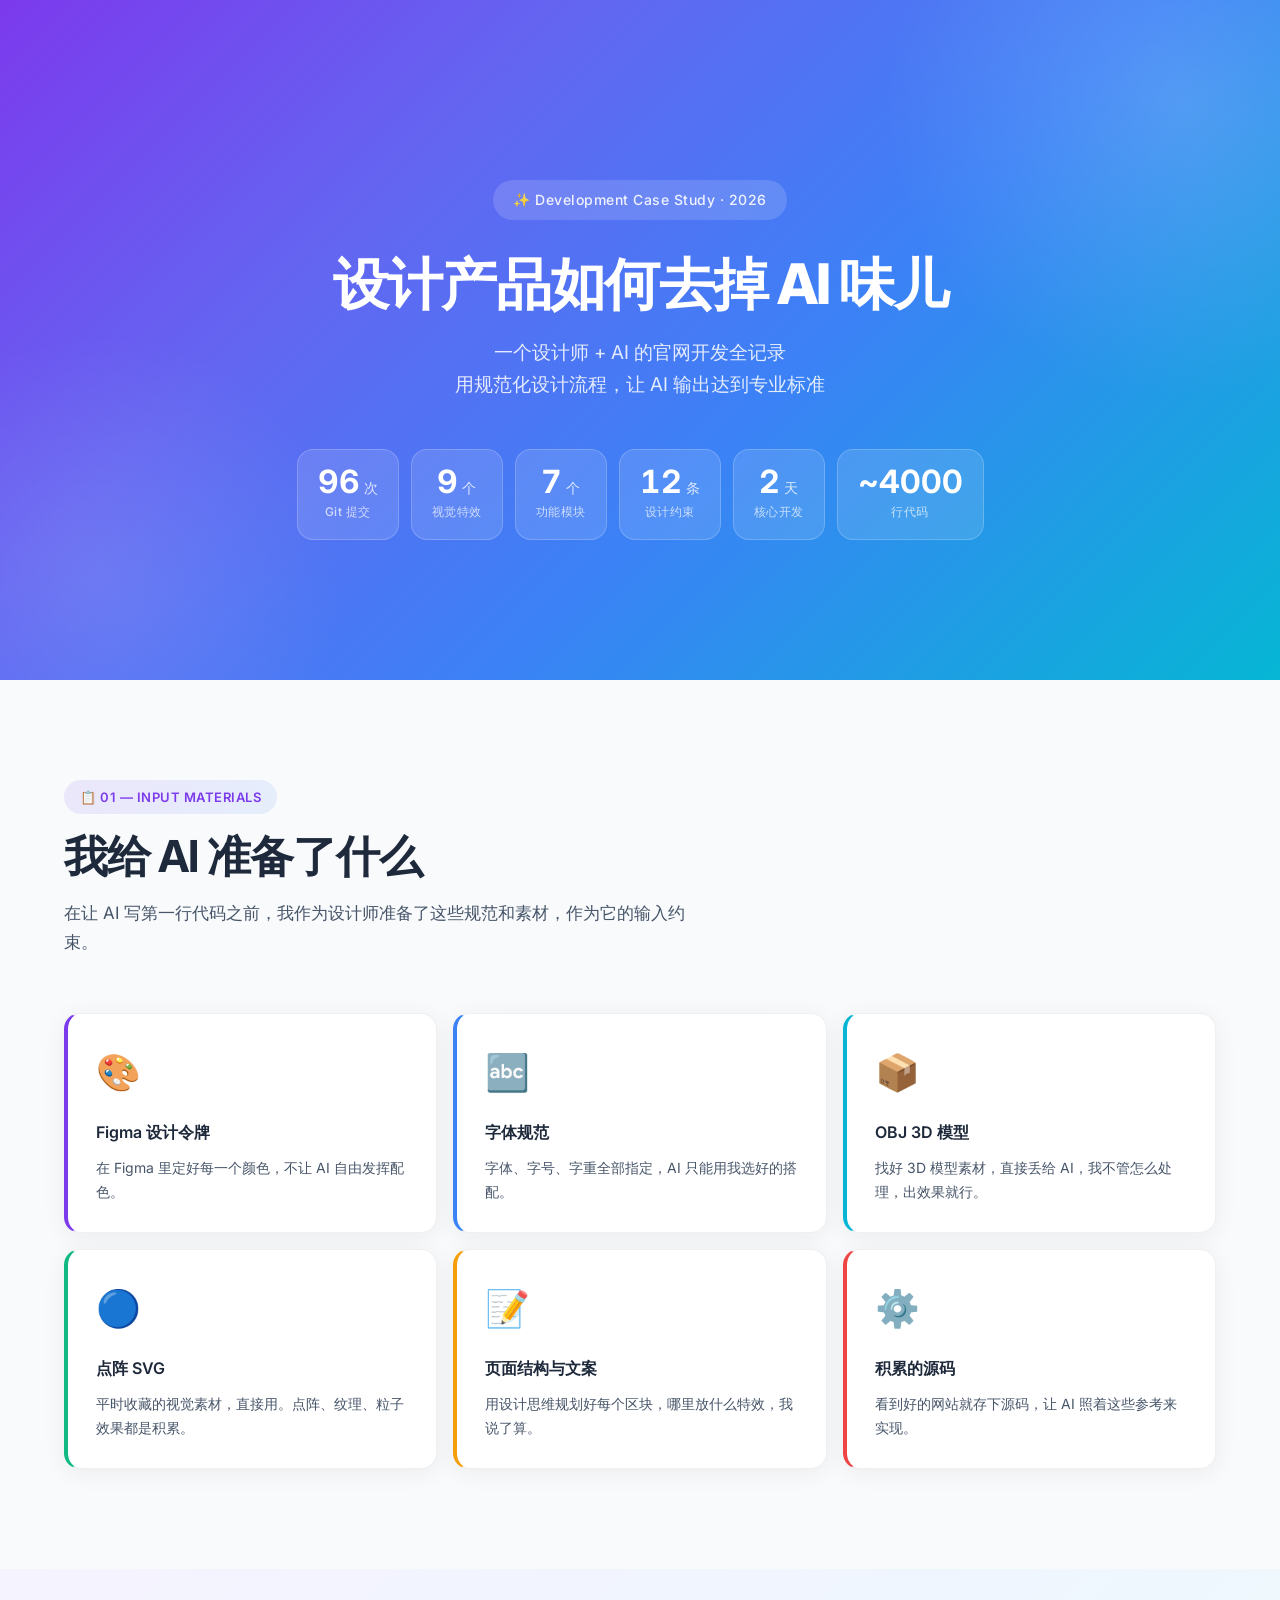
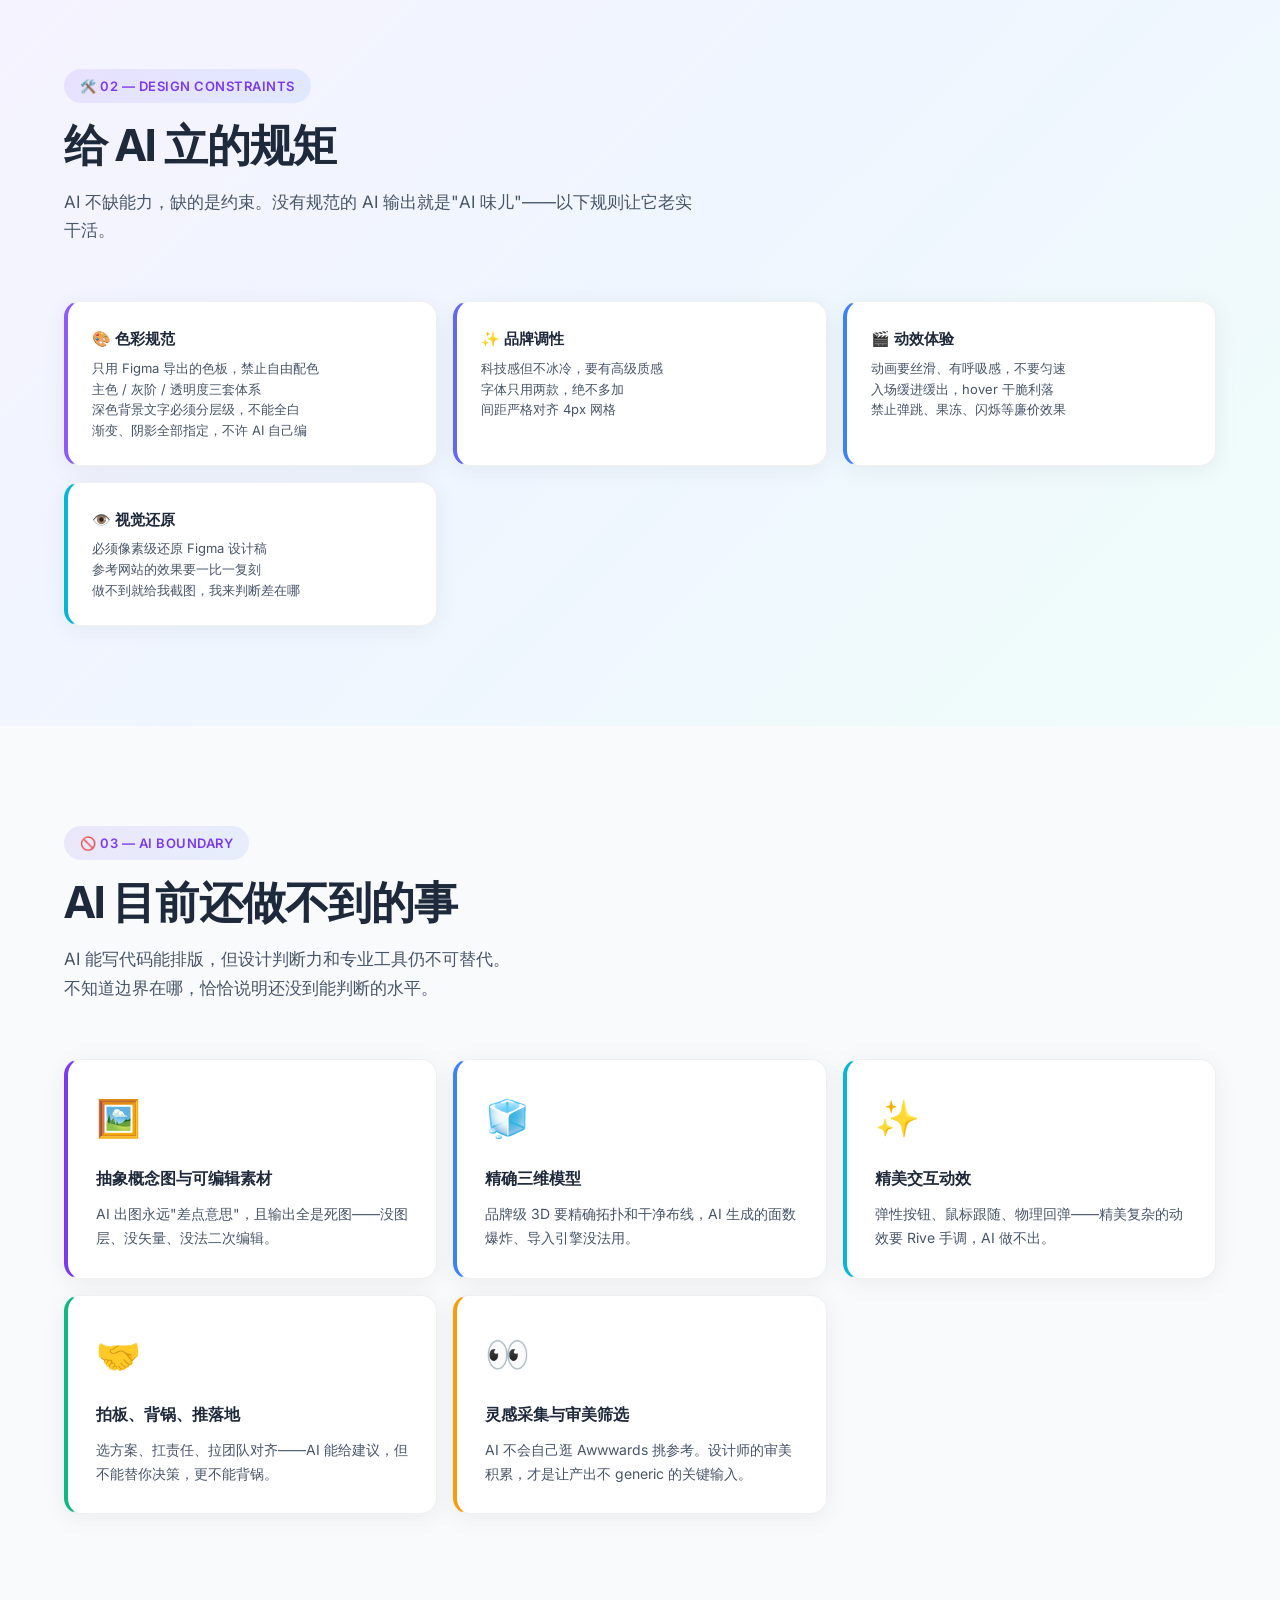
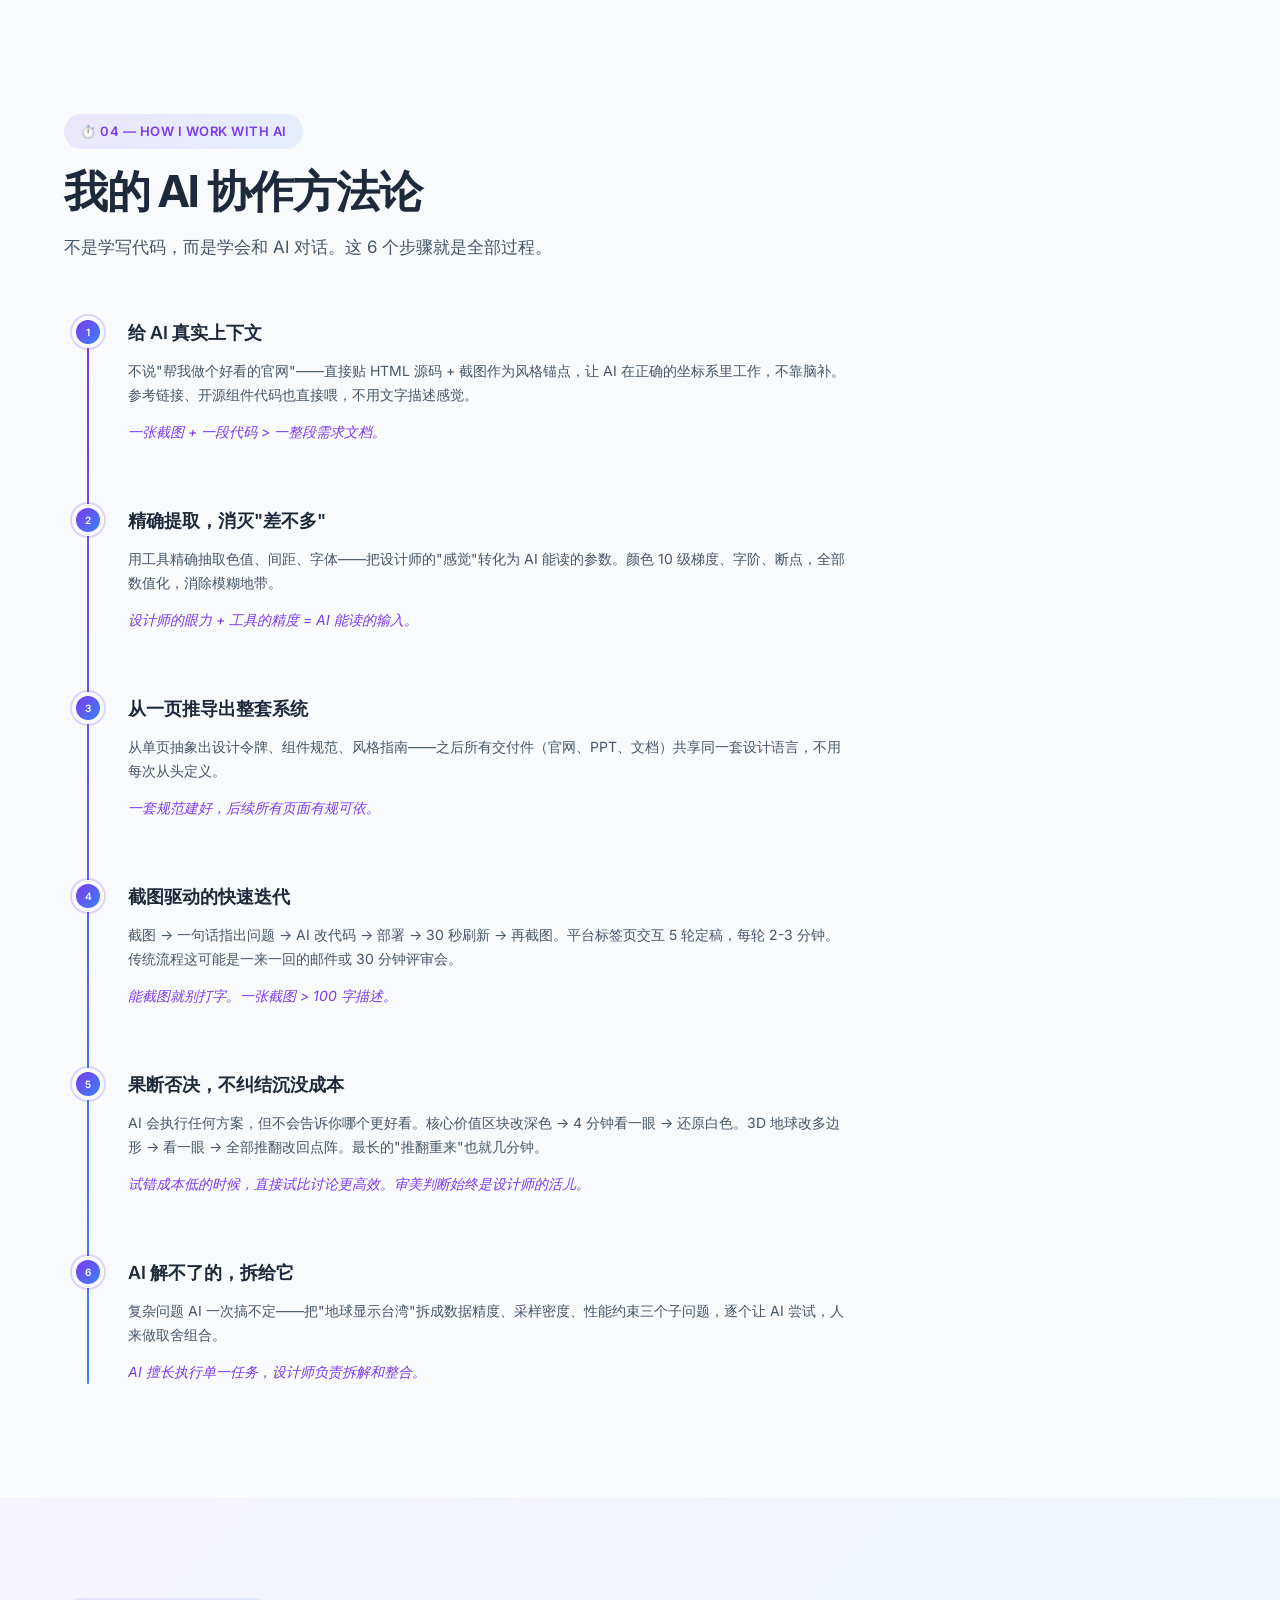
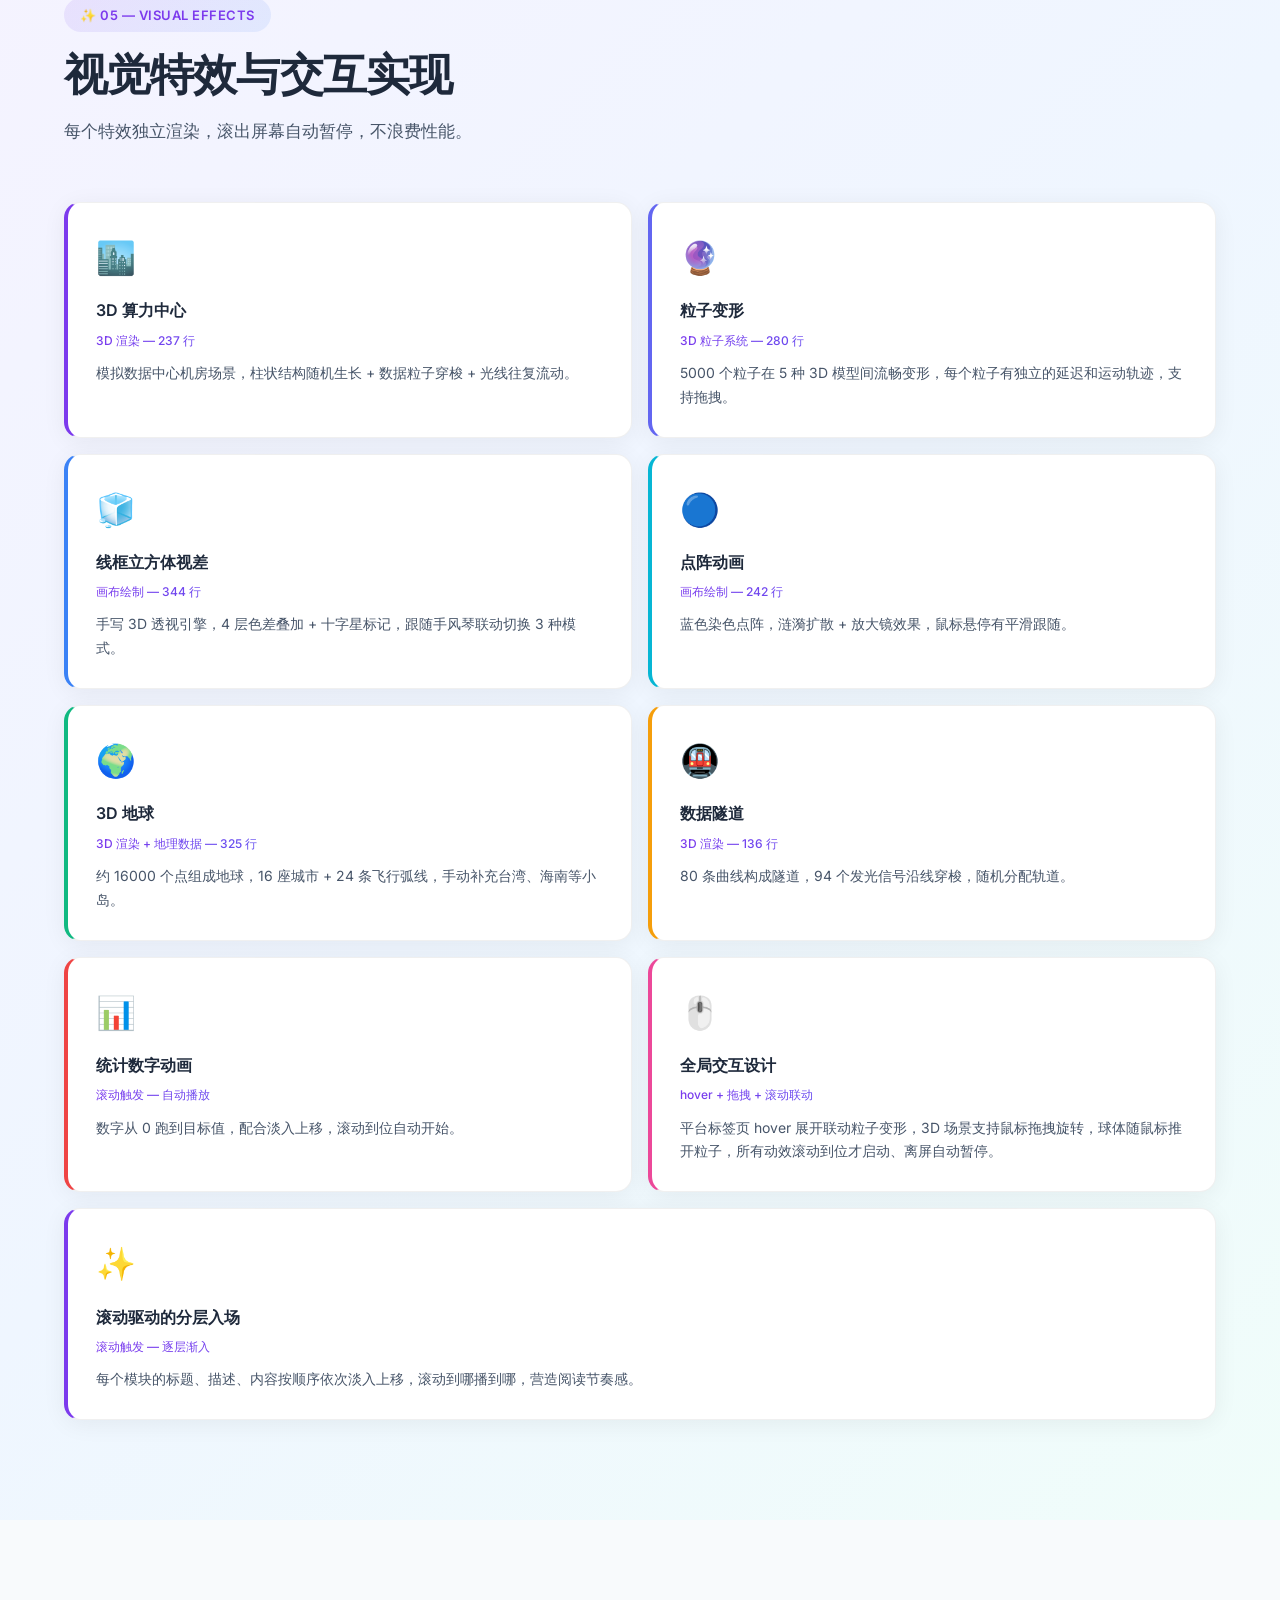
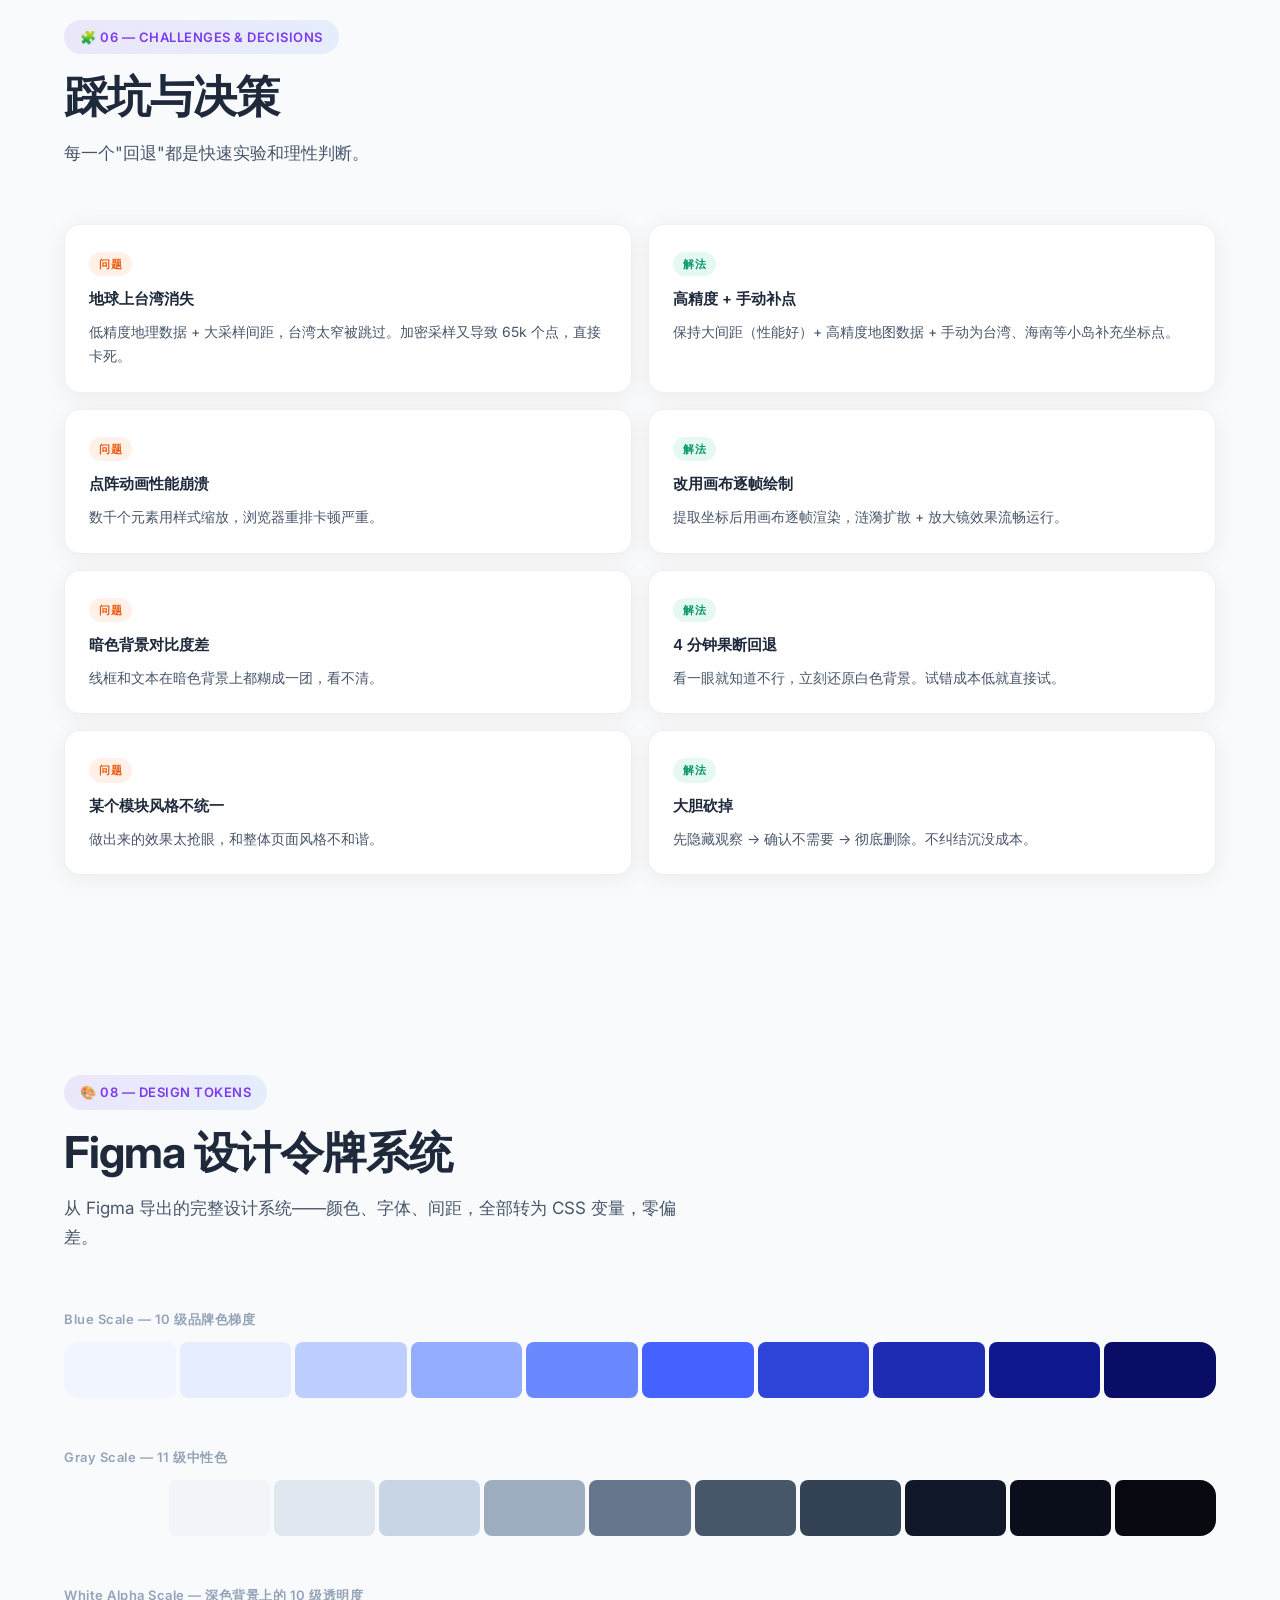
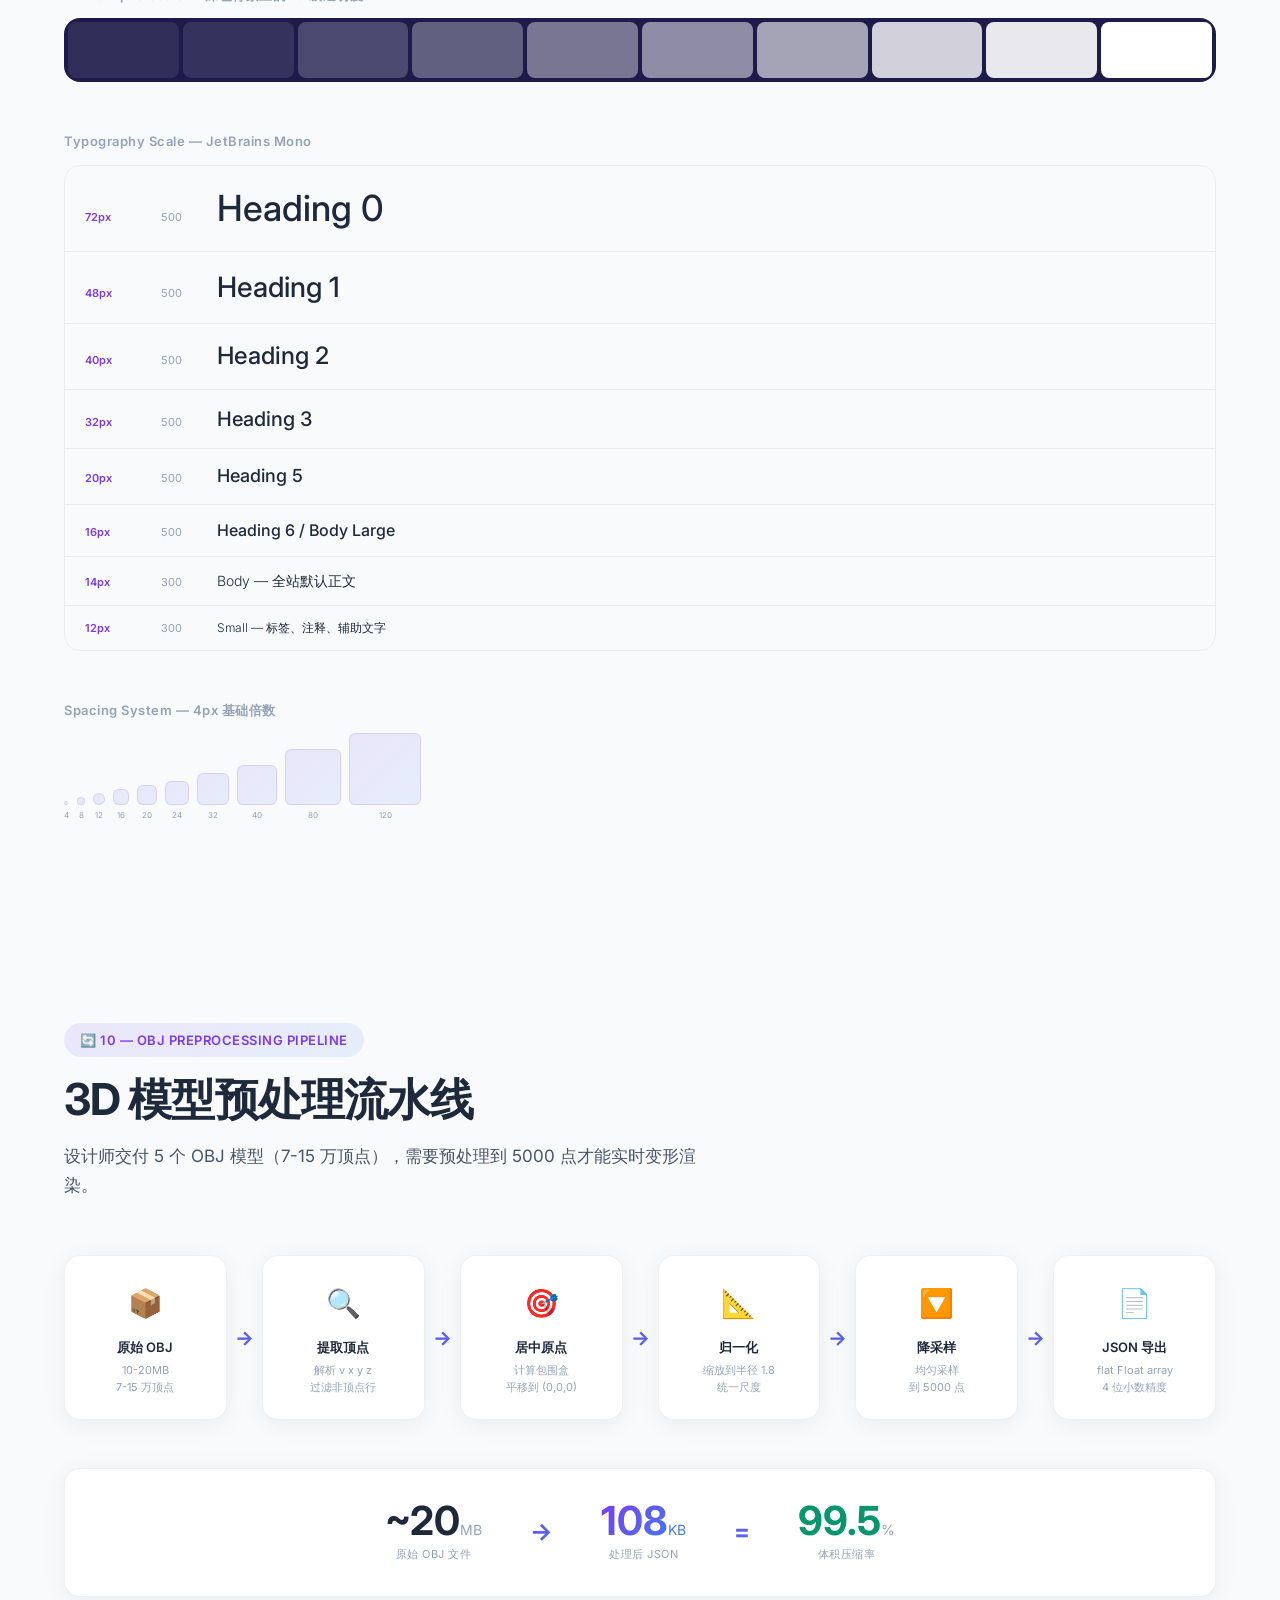
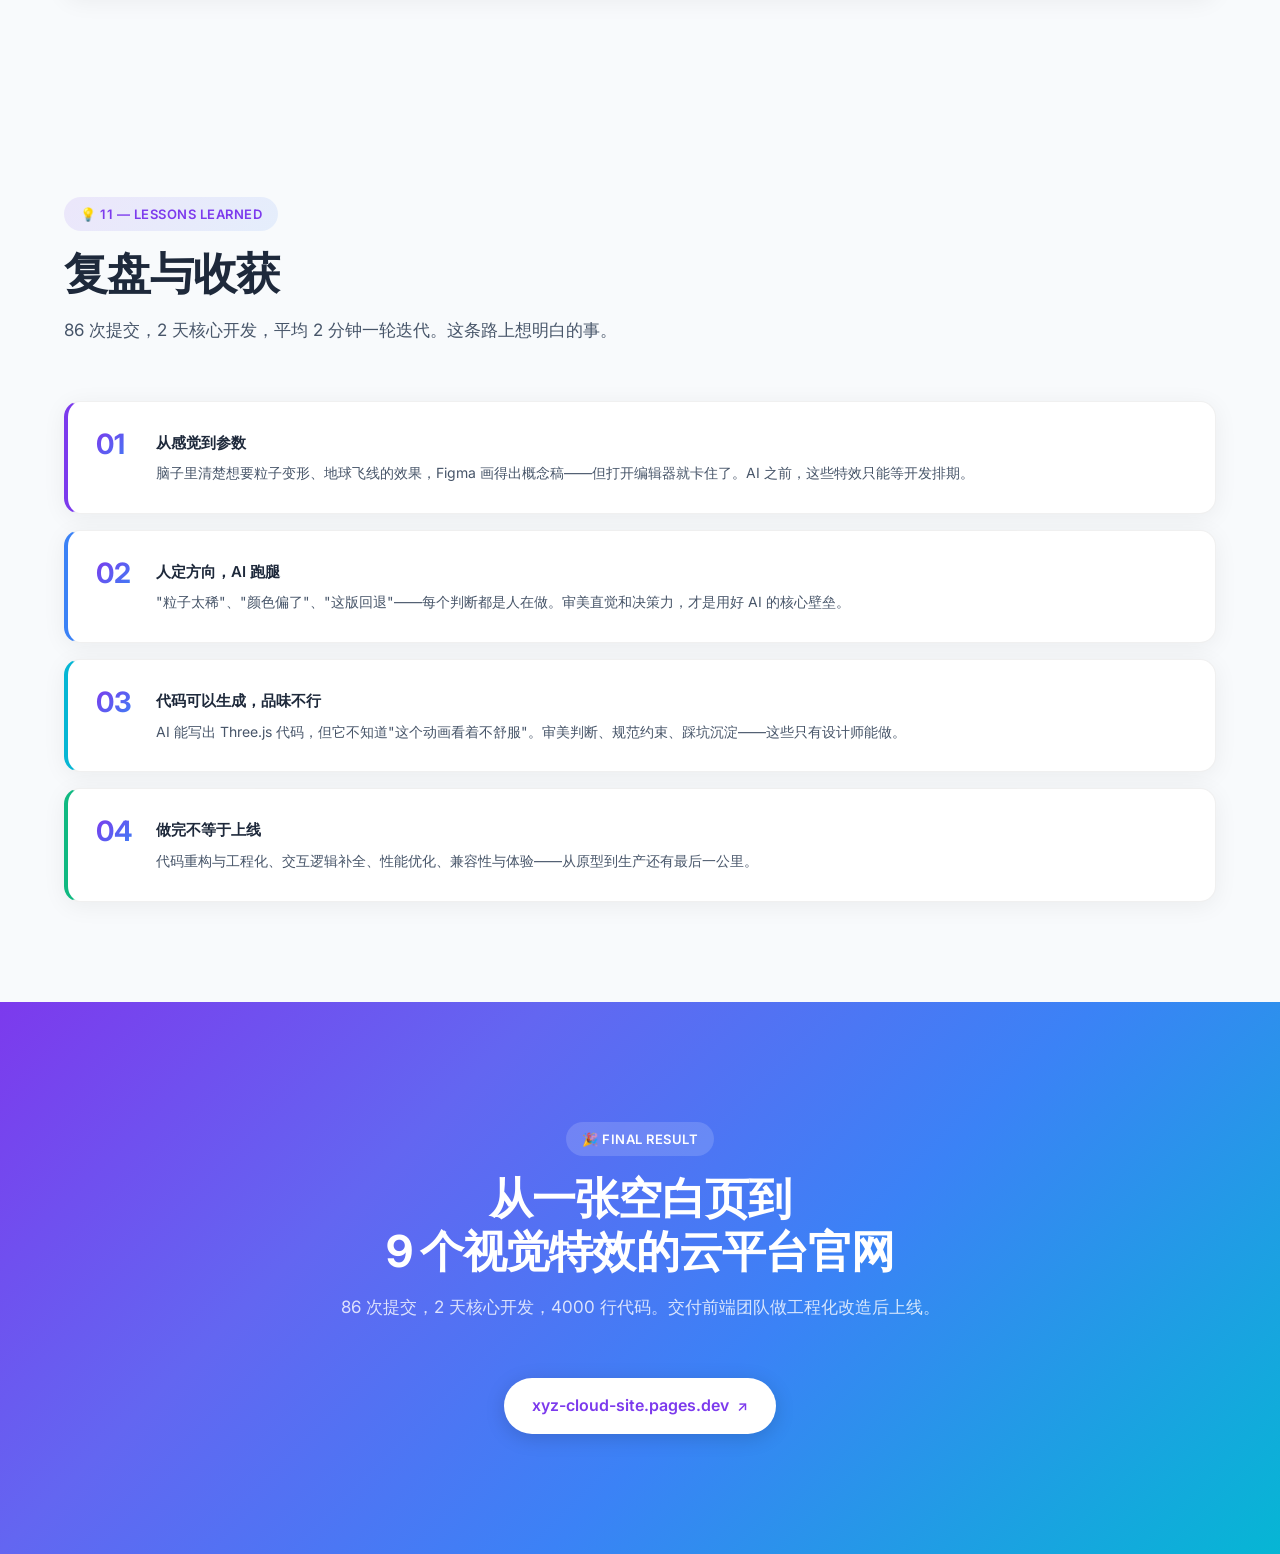
<file: dev-story-v1.html>
<!DOCTYPE html>
<html lang="zh-CN">
<head>
<meta charset="utf-8">
<meta name="viewport" content="width=device-width, initial-scale=1.0">
<title>设计产品如何去掉 AI 味儿 — XYZ Cloud 开发全记录</title>
<link rel="preconnect" href="https://fonts.googleapis.com">
<link href="https://fonts.googleapis.com/css2?family=Inter:wght@300;400;500;600;700&display=swap" rel="stylesheet">
<style>
:root {
  --purple: #7c3aed;
  --blue: #3b82f6;
  --gradient: linear-gradient(135deg, #7c3aed, #3b82f6);
  --gradient-soft: linear-gradient(135deg, rgba(124,58,237,0.08), rgba(59,130,246,0.08));
  --bg: #f8fafc;
  --card: #ffffff;
  --text: #1e293b;
  --text-secondary: #475569;
  --text-dim: #94a3b8;
  --border: rgba(0,0,0,0.06);
  --shadow: 0 4px 24px rgba(0,0,0,0.06);
  --shadow-hover: 0 12px 40px rgba(0,0,0,0.12);
  --radius: 16px;
  --radius-lg: 24px;
  --radius-pill: 100px;
  --font: 'Inter', -apple-system, sans-serif;
}

*, *::before, *::after { margin: 0; padding: 0; box-sizing: border-box; }
html { scroll-behavior: smooth; }

body {
  background: var(--bg);
  color: var(--text);
  font-family: var(--font);
  font-weight: 400;
  line-height: 1.7;
  overflow-x: hidden;
  -webkit-font-smoothing: antialiased;
}

::selection { background: var(--purple); color: #fff; }

/* ═══════ LAYOUT ═══════ */
.container { max-width: 1200px; margin: 0 auto; padding: 0 24px; }

section { padding: 100px 0; }

/* Scroll fade-in */
.scroll-fade-in {
  opacity: 0;
  transform: translateY(24px);
  transition: opacity 0.7s ease, transform 0.7s ease;
  transition-delay: var(--delay, 0s);
}
.scroll-fade-in.visible { opacity: 1; transform: translateY(0); }

/* Section titles */
.section-label {
  display: inline-flex; align-items: center; gap: 8px;
  font-size: 13px; font-weight: 600; letter-spacing: 0.5px;
  color: var(--purple); margin-bottom: 16px;
  background: linear-gradient(135deg, rgba(124,58,237,0.1), rgba(59,130,246,0.1));
  padding: 6px 16px; border-radius: var(--radius-pill);
}
.section-title {
  font-size: 44px; font-weight: 700; line-height: 1.2;
  color: var(--text); margin-bottom: 16px;
  letter-spacing: -0.02em;
}
.section-desc {
  font-size: 17px; font-weight: 400; line-height: 1.7;
  color: var(--text-secondary); max-width: 640px; margin-bottom: 56px;
}
.section-center { text-align: center; }
.section-center .section-desc { margin-left: auto; margin-right: auto; }

/* Gradient text */
.gradient-text {
  background: var(--gradient);
  -webkit-background-clip: text;
  -webkit-text-fill-color: transparent;
  background-clip: text;
}

/* ═══════ HERO ═══════ */
.hero {
  position: relative;
  width: 100%;
  min-height: 680px;
  background: linear-gradient(135deg, #7c3aed 0%, #6366f1 30%, #3b82f6 60%, #06b6d4 100%);
  overflow: hidden;
  display: flex;
  flex-direction: column;
  align-items: center;
  justify-content: center;
  padding: 120px 24px 80px;
}

/* Decorative blobs */
.hero::before {
  content: '';
  position: absolute;
  top: -200px; right: -200px;
  width: 600px; height: 600px;
  background: radial-gradient(circle, rgba(255,255,255,0.15) 0%, transparent 70%);
  border-radius: 50%;
  pointer-events: none;
}
.hero::after {
  content: '';
  position: absolute;
  bottom: -150px; left: -150px;
  width: 500px; height: 500px;
  background: radial-gradient(circle, rgba(255,255,255,0.1) 0%, transparent 70%);
  border-radius: 50%;
  pointer-events: none;
}

.hero-content {
  position: relative;
  z-index: 1;
  text-align: center;
  max-width: 800px;
}

.hero-label {
  display: inline-flex; align-items: center; gap: 8px;
  font-size: 14px; font-weight: 500; letter-spacing: 0.5px;
  color: rgba(255,255,255,0.9);
  background: rgba(255,255,255,0.15);
  backdrop-filter: blur(10px);
  padding: 8px 20px; border-radius: var(--radius-pill);
  margin-bottom: 32px;
  opacity: 0; animation: heroUp 0.8s ease forwards 0.2s;
}

.hero-title {
  font-size: 56px; font-weight: 800; line-height: 1.15; color: #fff;
  margin-bottom: 20px; letter-spacing: -0.03em;
  opacity: 0; animation: heroUp 0.8s ease forwards 0.4s;
}

.hero-sub {
  font-size: 19px; font-weight: 400; line-height: 1.7; color: rgba(255,255,255,0.85);
  margin-bottom: 48px;
  opacity: 0; animation: heroUp 0.8s ease forwards 0.6s;
}

@keyframes heroUp {
  from { opacity: 0; transform: translateY(24px); }
  to { opacity: 1; transform: translateY(0); }
}

/* Hero stats */
.hero-stats {
  display: flex; justify-content: center; gap: 12px;
  opacity: 0; animation: heroUp 0.8s ease forwards 0.8s;
}

.hero-stat {
  background: rgba(255,255,255,0.12);
  backdrop-filter: blur(20px);
  border: 1px solid rgba(255,255,255,0.2);
  border-radius: var(--radius);
  padding: 16px 20px;
  text-align: center;
  transition: all 0.3s ease;
}
.hero-stat:hover {
  background: rgba(255,255,255,0.2);
  transform: translateY(-2px);
}

.hero-stat-num { font-size: 32px; font-weight: 700; color: #fff; line-height: 1; margin-bottom: 4px; }
.hero-stat-num .unit { font-size: 14px; font-weight: 400; opacity: 0.8; }
.hero-stat-label { font-size: 12px; font-weight: 500; color: rgba(255,255,255,0.7); letter-spacing: 0.5px; }

/* ═══════ CARDS (generic) ═══════ */
.card {
  background: var(--card);
  border: 1px solid var(--border);
  border-radius: var(--radius);
  padding: 28px;
  box-shadow: var(--shadow);
  transition: all 0.3s ease;
}
.card:hover {
  transform: translateY(-4px);
  box-shadow: var(--shadow-hover);
}

/* ═══════ INPUT CARDS ═══════ */
.input-grid { display: grid; grid-template-columns: repeat(3, 1fr); gap: 16px; }

.input-card {
  background: var(--card);
  border: 1px solid var(--border);
  border-left: 4px solid #7c3aed;
  border-radius: var(--radius);
  padding: 28px;
  box-shadow: var(--shadow);
  transition: all 0.3s ease;
}
.input-card:nth-child(1) { border-left-color: #7c3aed; }
.input-card:nth-child(2) { border-left-color: #3b82f6; }
.input-card:nth-child(3) { border-left-color: #06b6d4; }
.input-card:nth-child(4) { border-left-color: #10b981; }
.input-card:nth-child(5) { border-left-color: #f59e0b; }
.input-card:nth-child(6) { border-left-color: #ef4444; }
.input-card:hover {
  transform: translateY(-4px);
  box-shadow: var(--shadow-hover);
}

.input-card .card-emoji { font-size: 36px; margin-bottom: 16px; }
.input-card h4 { font-size: 16px; font-weight: 600; color: var(--text); margin-bottom: 10px; }
.input-card p { font-size: 14px; font-weight: 400; line-height: 1.7; color: var(--text-secondary); }
.input-card code {
  font-size: 12px; color: var(--purple); background: rgba(124,58,237,0.08);
  padding: 2px 6px; border-radius: 6px; font-family: 'SF Mono', monospace;
}

/* ═══════ STACK GRID ═══════ */
.stack-grid { display: grid; grid-template-columns: repeat(3, 1fr); gap: 16px; }

.stack-cell {
  background: var(--card);
  border: 1px solid var(--border);
  border-left: 4px solid #7c3aed;
  border-radius: var(--radius);
  padding: 24px;
  box-shadow: var(--shadow);
  transition: all 0.3s ease;
}
.stack-cell:nth-child(1) { border-left-color: #8b5cf6; }
.stack-cell:nth-child(2) { border-left-color: #6366f1; }
.stack-cell:nth-child(3) { border-left-color: #3b82f6; }
.stack-cell:nth-child(4) { border-left-color: #06b6d4; }
.stack-cell:nth-child(5) { border-left-color: #14b8a6; }
.stack-cell:nth-child(6) { border-left-color: #10b981; }
.stack-cell:hover { transform: translateY(-4px); box-shadow: var(--shadow-hover); }
.stack-cell h4 { font-size: 15px; font-weight: 600; color: var(--text); margin-bottom: 6px; }
.stack-cell p { font-size: 13px; font-weight: 400; color: var(--text-secondary); line-height: 1.6; }

/* ═══════ TIMELINE ═══════ */
.timeline { position: relative; }

.timeline::before {
  content: ''; position: absolute;
  left: 23px; top: 0; bottom: 0;
  width: 2px;
  background: linear-gradient(to bottom, var(--purple), var(--blue));
  border-radius: 2px;
}

.tl-phase { position: relative; padding-left: 64px; padding-bottom: 48px; }
.tl-phase:last-child { padding-bottom: 0; }

.tl-dot {
  position: absolute; left: 12px; top: 2px;
  width: 24px; height: 24px; border-radius: 50%;
  background: var(--gradient);
  display: flex; align-items: center; justify-content: center;
  font-size: 10px; font-weight: 600; color: #fff;
  z-index: 2;
  box-shadow: 0 0 0 4px var(--bg), 0 0 0 6px rgba(124,58,237,0.2);
}

.tl-header { display: flex; align-items: baseline; gap: 12px; margin-bottom: 10px; }
.tl-title { font-size: 18px; font-weight: 600; color: var(--text); }
.tl-date {
  font-size: 12px; font-weight: 500; color: var(--text-dim);
  background: rgba(124,58,237,0.08); padding: 2px 10px; border-radius: var(--radius-pill);
}
.tl-desc { font-size: 14px; font-weight: 400; line-height: 1.7; color: var(--text-secondary); margin-bottom: 14px; max-width: 720px; }

.commits { list-style: none; display: flex; flex-direction: column; gap: 6px; }
.commits li {
  font-size: 13px; font-weight: 400; color: var(--text-secondary);
  padding: 8px 14px;
  background: var(--card);
  border: 1px solid var(--border);
  border-radius: 10px;
  transition: all 0.3s; cursor: default;
}
.commits li:hover { transform: translateX(4px); box-shadow: var(--shadow); }

.hash { color: var(--purple); margin-right: 8px; font-family: 'SF Mono', monospace; font-size: 12px; }
.tag {
  display: inline-block; padding: 1px 8px; font-size: 10px; font-weight: 600;
  letter-spacing: 0.3px; margin-right: 6px; text-transform: uppercase;
  border-radius: var(--radius-pill);
}
.tag-feat { background: linear-gradient(135deg, rgba(124,58,237,0.15), rgba(59,130,246,0.15)); color: var(--purple); }
.tag-fix { background: rgba(249,115,22,0.12); color: #ea580c; }
.tag-perf { background: rgba(16,185,129,0.12); color: #059669; }
.tag-style { background: rgba(139,92,246,0.12); color: #7c3aed; }
.tag-revert { background: rgba(0,0,0,0.06); color: var(--text-dim); }

/* ═══════ FX GRID ═══════ */
.fx-grid { display: grid; grid-template-columns: 1fr 1fr; gap: 16px; }

.fx-card {
  background: var(--card);
  border: 1px solid var(--border);
  border-left: 4px solid #7c3aed;
  border-radius: var(--radius);
  padding: 28px;
  box-shadow: var(--shadow);
  transition: all 0.3s ease;
  position: relative; overflow: hidden;
}
.fx-card:nth-child(1) { border-left-color: #7c3aed; }
.fx-card:nth-child(2) { border-left-color: #6366f1; }
.fx-card:nth-child(3) { border-left-color: #3b82f6; }
.fx-card:nth-child(4) { border-left-color: #06b6d4; }
.fx-card:nth-child(5) { border-left-color: #10b981; }
.fx-card:nth-child(6) { border-left-color: #f59e0b; }
.fx-card:nth-child(7) { border-left-color: #ef4444; }
.fx-card:nth-child(8) { border-left-color: #ec4899; }
.fx-card:hover { transform: translateY(-4px); box-shadow: var(--shadow-hover); }
.fx-card:last-child:nth-child(odd) { grid-column: 1 / -1; }

.fx-card .fx-emoji { font-size: 32px; margin-bottom: 12px; }
.fx-card h4 { font-size: 16px; font-weight: 600; color: var(--text); margin-bottom: 6px; }
.fx-tech {
  font-size: 12px; font-weight: 500; margin-bottom: 10px;
  background: var(--gradient);
  -webkit-background-clip: text; -webkit-text-fill-color: transparent;
  background-clip: text;
}
.fx-card p { font-size: 14px; font-weight: 400; line-height: 1.7; color: var(--text-secondary); }

/* ═══════ CHALLENGES ═══════ */
.challenge-grid { display: flex; flex-direction: column; gap: 16px; }
.challenge-row {
  display: grid; grid-template-columns: 1fr 1fr; gap: 16px;
}

.challenge-cell {
  background: var(--card);
  border: 1px solid var(--border);
  border-radius: var(--radius);
  padding: 24px;
  box-shadow: var(--shadow);
  transition: all 0.3s ease;
}
.challenge-cell:hover { transform: translateY(-4px); box-shadow: var(--shadow-hover); }

.challenge-label {
  display: inline-flex; align-items: center; gap: 6px;
  font-size: 11px; font-weight: 600; letter-spacing: 0.5px; text-transform: uppercase;
  margin-bottom: 10px; padding: 3px 10px; border-radius: var(--radius-pill);
}
.problem .challenge-label { background: rgba(249,115,22,0.1); color: #ea580c; }
.solution .challenge-label { background: rgba(16,185,129,0.1); color: #059669; }
.challenge-cell h4 { font-size: 15px; font-weight: 600; color: var(--text); margin-bottom: 8px; }
.challenge-cell p { font-size: 14px; font-weight: 400; line-height: 1.7; color: var(--text-secondary); }

/* ═══════ ARCH BOX ═══════ */
.arch-box {
  background: #1e1b4b;
  border-radius: var(--radius-lg);
  padding: 32px;
  font-family: 'SF Mono', 'Fira Code', monospace; font-size: 13px; line-height: 1.8;
  color: rgba(255,255,255,0.7); overflow-x: auto; white-space: pre;
  position: relative;
  box-shadow: 0 8px 32px rgba(30,27,75,0.3);
}
.arch-box::before {
  content: '📁 FILE STRUCTURE'; position: absolute; top: 16px; right: 20px;
  font-size: 11px; letter-spacing: 1px; color: rgba(255,255,255,0.3); font-family: var(--font);
}
.arch-box .dir { color: #a78bfa; }
.arch-box .size { color: rgba(255,255,255,0.35); }
.arch-box .comment { color: rgba(255,255,255,0.25); }

/* ═══════ RESULT CTA ═══════ */
.result-section {
  text-align: center;
  padding: 120px 24px;
  background: linear-gradient(135deg, #7c3aed 0%, #6366f1 30%, #3b82f6 60%, #06b6d4 100%);
}
.result-section .section-title { color: #fff; }
.result-section .section-desc { color: rgba(255,255,255,0.8); margin-left: auto; margin-right: auto; }

.result-url {
  display: inline-flex; align-items: center; gap: 8px;
  background: #fff; color: var(--purple);
  font-size: 16px; font-family: var(--font); font-weight: 600;
  padding: 14px 28px;
  border: none; border-radius: var(--radius-pill);
  text-decoration: none;
  box-shadow: 0 4px 20px rgba(0,0,0,0.15);
  transition: all 0.3s ease; cursor: pointer;
}
.result-url:hover { transform: translateY(-2px); box-shadow: 0 8px 30px rgba(0,0,0,0.2); }
.result-url .arrow { display: inline-block; font-size: 14px; }

/* ═══════ DESIGN TOKENS ═══════ */
.token-group { margin-bottom: 48px; }
.token-group:last-child { margin-bottom: 0; }
.token-label {
  font-size: 13px; font-weight: 600; letter-spacing: 0.5px;
  color: var(--text-dim); margin-bottom: 12px;
}

.color-row { display: flex; gap: 4px; border-radius: var(--radius); overflow: hidden; }
.color-swatch {
  flex: 1; height: 56px; position: relative;
  transition: transform 0.3s, box-shadow 0.3s; cursor: default;
  border-radius: 8px;
}
.color-swatch:hover { transform: scaleY(1.3); z-index: 1; box-shadow: var(--shadow-hover); }
.color-swatch .sw-val {
  position: absolute; bottom: -22px; left: 50%; transform: translateX(-50%);
  font-size: 9px; color: var(--text-dim); white-space: nowrap;
  opacity: 0; transition: opacity 0.3s; pointer-events: none;
}
.color-swatch:hover .sw-val { opacity: 1; }

.white-alpha-bg {
  background: #1e1b4b; border-radius: var(--radius); overflow: hidden;
  padding: 4px; display: flex; gap: 4px;
}
.white-alpha-bg .color-swatch .sw-val { color: rgba(255,255,255,0.6); }

.type-scale { border: 1px solid var(--border); border-radius: var(--radius); overflow: hidden; }
.type-row {
  display: flex; align-items: baseline; gap: 24px;
  padding: 12px 20px; border-bottom: 1px solid var(--border);
}
.type-row:last-child { border-bottom: none; }
.type-size { font-size: 11px; color: var(--purple); min-width: 52px; font-weight: 600; }
.type-weight { font-size: 11px; color: var(--text-dim); min-width: 32px; }
.type-sample { color: var(--text); white-space: nowrap; overflow: hidden; text-overflow: ellipsis; }

.spacing-row { display: flex; gap: 8px; align-items: flex-end; flex-wrap: wrap; }
.spacing-block {
  background: linear-gradient(135deg, rgba(124,58,237,0.1), rgba(59,130,246,0.1));
  border: 1px solid rgba(124,58,237,0.15);
  border-radius: 6px;
  position: relative; transition: background 0.3s;
}
.spacing-block:hover { background: linear-gradient(135deg, rgba(124,58,237,0.25), rgba(59,130,246,0.25)); }
.spacing-block .sp-val {
  position: absolute; bottom: -18px; left: 50%; transform: translateX(-50%);
  font-size: 9px; color: var(--text-dim); white-space: nowrap;
}

/* ═══════ SCREENSHOT SHOWCASE ═══════ */
.shot-grid { display: grid; grid-template-columns: 1fr 1fr; gap: 16px; }
.shot-card {
  position: relative; overflow: hidden;
  border-radius: var(--radius); box-shadow: var(--shadow);
  aspect-ratio: 16/10;
  transition: all 0.3s ease;
}
.shot-card:hover { transform: translateY(-4px); box-shadow: var(--shadow-hover); }
.shot-card img {
  width: 100%; height: 100%; object-fit: cover;
  transition: transform 0.6s cubic-bezier(0.4,0,0.2,1);
}
.shot-card:hover img { transform: scale(1.05); }
.shot-card .shot-info {
  position: absolute; bottom: 0; left: 0; right: 0;
  padding: 32px 16px 16px;
  background: linear-gradient(transparent, rgba(0,0,0,0.75));
  border-radius: 0 0 var(--radius) var(--radius);
}
.shot-card .shot-name { font-size: 14px; font-weight: 600; color: #fff; }
.shot-card .shot-tech {
  font-size: 11px; margin-top: 4px;
  background: var(--gradient); -webkit-background-clip: text; -webkit-text-fill-color: transparent;
  background-clip: text; font-weight: 500;
}

/* ═══════ PIPELINE ═══════ */
.pipeline {
  display: flex; align-items: stretch; gap: 8px;
  flex-wrap: wrap; justify-content: center;
}
.pipe-step {
  flex: 1; min-width: 120px; text-align: center; padding: 24px 16px;
  background: var(--card); border: 1px solid var(--border); border-radius: var(--radius);
  box-shadow: var(--shadow); transition: all 0.3s;
  display: flex; flex-direction: column; justify-content: center; align-items: center;
}
.pipe-step:hover { transform: translateY(-4px); box-shadow: var(--shadow-hover); }
.pipe-step .pipe-emoji { font-size: 28px; margin-bottom: 8px; }
.pipe-step h4 { font-size: 13px; font-weight: 600; color: var(--text); margin-bottom: 4px; }
.pipe-step p { font-size: 11px; font-weight: 400; color: var(--text-dim); line-height: 1.5; }
.pipe-arrow {
  display: flex; align-items: center; font-size: 20px;
  background: var(--gradient); -webkit-background-clip: text; -webkit-text-fill-color: transparent;
  background-clip: text; font-weight: 700;
}

.pipe-compare {
  display: flex; align-items: center; justify-content: center; gap: 48px;
  margin-top: 48px; background: var(--card); border: 1px solid var(--border);
  border-radius: var(--radius); padding: 32px; box-shadow: var(--shadow);
}
.pipe-big { font-size: 40px; font-weight: 700; color: var(--text); line-height: 1; }
.pipe-big .unit { font-size: 14px; font-weight: 400; color: var(--text-dim); }
.pipe-label { font-size: 11px; color: var(--text-dim); letter-spacing: 0.5px; margin-top: 4px; }
.pipe-vs {
  font-size: 24px; font-weight: 700;
  background: var(--gradient); -webkit-background-clip: text; -webkit-text-fill-color: transparent;
  background-clip: text;
}

/* ═══════ AI COLLAB ═══════ */
.collab-grid { display: grid; grid-template-columns: 1fr 1fr; gap: 16px; }
.collab-card {
  background: var(--card); border: 1px solid var(--border);
  border-left: 4px solid #7c3aed;
  border-radius: var(--radius); padding: 28px; box-shadow: var(--shadow);
  transition: all 0.3s ease;
}
.collab-card:nth-child(1) { border-left-color: #7c3aed; }
.collab-card:nth-child(2) { border-left-color: #3b82f6; }
.collab-card:nth-child(3) { border-left-color: #06b6d4; }
.collab-card:nth-child(4) { border-left-color: #10b981; }
.collab-card:hover { transform: translateY(-4px); box-shadow: var(--shadow-hover); }
.collab-role {
  display: inline-flex; font-size: 11px; font-weight: 600; letter-spacing: 0.5px; text-transform: uppercase;
  padding: 3px 10px; border-radius: var(--radius-pill);
  background: linear-gradient(135deg, rgba(124,58,237,0.1), rgba(59,130,246,0.1));
  color: var(--purple); margin-bottom: 12px;
}
.collab-card h4 { font-size: 15px; font-weight: 600; color: var(--text); margin-bottom: 8px; }
.collab-card p { font-size: 14px; font-weight: 400; color: var(--text-secondary); line-height: 1.7; }

.collab-stats { display: flex; gap: 16px; margin-top: 24px; flex-wrap: wrap; }
.collab-stat-item {
  flex: 1; min-width: 120px; padding: 24px; text-align: center;
  background: var(--card); border: 1px solid var(--border);
  border-radius: var(--radius); box-shadow: var(--shadow);
  transition: all 0.3s ease;
}
.collab-stat-item:hover { transform: translateY(-4px); box-shadow: var(--shadow-hover); }
.collab-stat-item .cs-num {
  font-size: 28px; font-weight: 700; line-height: 1; margin-bottom: 4px;
  background: var(--gradient); -webkit-background-clip: text; -webkit-text-fill-color: transparent;
  background-clip: text;
}
.collab-stat-item .cs-label { font-size: 11px; color: var(--text-dim); font-weight: 500; }

/* ═══════ LESSONS ═══════ */
.lesson-list { display: flex; flex-direction: column; gap: 16px; }
.lesson-item {
  background: var(--card); border: 1px solid var(--border);
  border-left: 4px solid #7c3aed;
  border-radius: var(--radius); padding: 28px;
  box-shadow: var(--shadow);
  display: flex; gap: 20px; align-items: flex-start;
  transition: all 0.3s ease;
}
.lesson-item:nth-child(1) { border-left-color: #7c3aed; }
.lesson-item:nth-child(2) { border-left-color: #3b82f6; }
.lesson-item:nth-child(3) { border-left-color: #06b6d4; }
.lesson-item:nth-child(4) { border-left-color: #10b981; }
.lesson-item:nth-child(5) { border-left-color: #f59e0b; }
.lesson-item:hover { transform: translateY(-4px); box-shadow: var(--shadow-hover); }
.lesson-num {
  font-size: 28px; font-weight: 700; line-height: 1; min-width: 40px;
  background: var(--gradient); -webkit-background-clip: text; -webkit-text-fill-color: transparent;
  background-clip: text;
}
.lesson-body h4 { font-size: 15px; font-weight: 600; color: var(--text); margin-bottom: 6px; }
.lesson-body p { font-size: 14px; font-weight: 400; color: var(--text-secondary); line-height: 1.7; }

/* ═══════ FOOTER ═══════ */
.footer {
  background: linear-gradient(135deg, #1e1b4b, #312e81, #1e3a5f);
  padding: 48px 24px; text-align: center;
}
.footer-text {
  font-size: 13px; font-weight: 500; color: rgba(255,255,255,0.5);
  letter-spacing: 0.5px;
}

/* ═══════ COUNTER ═══════ */
.counter { font-variant-numeric: tabular-nums; }

/* ═══════ GLASS CARD (special sections) ═══════ */
.glass-section {
  background: linear-gradient(135deg, #f5f3ff, #eff6ff, #f0fdfa);
}

/* ═══════ RESPONSIVE ═══════ */
@media (max-width: 1200px) {
  .section-title { font-size: 32px; }
  .input-grid { grid-template-columns: 1fr 1fr; }
  .stack-grid { grid-template-columns: 1fr 1fr; }
  .fx-grid { grid-template-columns: 1fr; }
  .challenge-row { grid-template-columns: 1fr; }
  .hero-stats { flex-wrap: wrap; }
  .hero-stat { flex: 1 1 auto; min-width: 120px; padding: 16px 24px; }
  .hero-title { font-size: 40px; }
  .shot-grid { grid-template-columns: 1fr; }
  .collab-grid { grid-template-columns: 1fr; }
  .pipe-compare { flex-wrap: wrap; gap: 24px; }
}

@media (max-width: 800px) {
  .section-title { font-size: 26px; margin-bottom: 12px; }
  section { padding: 60px 0; }
  .input-grid, .stack-grid { grid-template-columns: 1fr; }
  .tl-phase { padding-left: 48px; }
  .tl-dot { left: 8px; width: 20px; height: 20px; font-size: 9px; }
  .timeline::before { left: 17px; }
  .tl-date { display: none; }
  .hero { min-height: 520px; padding-top: 100px; }
  .hero-title { font-size: 28px; }
  .hero-sub { font-size: 15px; }
  .hero-stat { padding: 12px 16px; }
  .hero-stat-num { font-size: 24px; }
  .lesson-item { flex-direction: column; gap: 8px; }
  .collab-stats { flex-direction: column; }
}
</style>
</head>
<body>

<!-- ═══════ HERO ═══════ -->
<section class="hero">
  <div class="hero-content">
    <div class="hero-label">✨ Development Case Study · 2026</div>
    <h1 class="hero-title">设计产品如何去掉 AI 味儿</h1>
    <p class="hero-sub">一个设计师 + AI 的官网开发全记录<br>用规范化设计流程，让 AI 输出达到专业标准</p>
    <div class="hero-stats">
      <div class="hero-stat">
        <div class="hero-stat-num"><span class="counter" data-target="96">0</span><span class="unit"> 次</span></div>
        <div class="hero-stat-label">Git 提交</div>
      </div>
      <div class="hero-stat">
        <div class="hero-stat-num"><span class="counter" data-target="9">0</span><span class="unit"> 个</span></div>
        <div class="hero-stat-label">视觉特效</div>
      </div>
      <div class="hero-stat">
        <div class="hero-stat-num"><span class="counter" data-target="7">0</span><span class="unit"> 个</span></div>
        <div class="hero-stat-label">功能模块</div>
      </div>
      <div class="hero-stat">
        <div class="hero-stat-num"><span class="counter" data-target="12">0</span><span class="unit"> 条</span></div>
        <div class="hero-stat-label">设计约束</div>
      </div>
      <div class="hero-stat">
        <div class="hero-stat-num"><span class="counter" data-target="2">0</span><span class="unit"> 天</span></div>
        <div class="hero-stat-label">核心开发</div>
      </div>
      <div class="hero-stat">
        <div class="hero-stat-num">~<span class="counter" data-target="4000">0</span></div>
        <div class="hero-stat-label">行代码</div>
      </div>
    </div>
  </div>
</section>

<!-- ═══════ 01: INPUTS ═══════ -->
<section>
  <div class="container">
    <div class="section-label scroll-fade-in">📋 01 — INPUT MATERIALS</div>
    <h2 class="section-title scroll-fade-in" style="--delay:0.1s">我给 AI 准备了什么</h2>
    <p class="section-desc scroll-fade-in" style="--delay:0.2s">
      在让 AI 写第一行代码之前，我作为设计师准备了这些规范和素材，作为它的输入约束。
    </p>
    <div class="input-grid scroll-fade-in" style="--delay:0.3s">
      <div class="input-card">
        <div class="card-emoji">🎨</div>
        <h4>Figma 设计令牌</h4>
        <p>在 Figma 里定好每一个颜色，不让 AI 自由发挥配色。</p>
      </div>
      <div class="input-card">
        <div class="card-emoji">🔤</div>
        <h4>字体规范</h4>
        <p>字体、字号、字重全部指定，AI 只能用我选好的搭配。</p>
      </div>
      <div class="input-card">
        <div class="card-emoji">📦</div>
        <h4>OBJ 3D 模型</h4>
        <p>找好 3D 模型素材，直接丢给 AI，我不管怎么处理，出效果就行。</p>
      </div>
      <div class="input-card">
        <div class="card-emoji">🔵</div>
        <h4>点阵 SVG</h4>
        <p>平时收藏的视觉素材，直接用。点阵、纹理、粒子效果都是积累。</p>
      </div>
      <div class="input-card">
        <div class="card-emoji">📝</div>
        <h4>页面结构与文案</h4>
        <p>用设计思维规划好每个区块，哪里放什么特效，我说了算。</p>
      </div>
      <div class="input-card">
        <div class="card-emoji">⚙️</div>
        <h4>积累的源码</h4>
        <p>看到好的网站就存下源码，让 AI 照着这些参考来实现。</p>
      </div>
    </div>
  </div>
</section>

<!-- ═══════ 02: TECH STACK ═══════ -->
<section class="glass-section">
  <div class="container">
    <div class="section-label scroll-fade-in">🛠️ 02 — DESIGN CONSTRAINTS</div>
    <h2 class="section-title scroll-fade-in" style="--delay:0.1s">给 AI 立的规矩</h2>
    <p class="section-desc scroll-fade-in" style="--delay:0.2s">
      AI 不缺能力，缺的是约束。没有规范的 AI 输出就是"AI 味儿"——以下规则让它老实干活。
    </p>
    <div class="stack-grid scroll-fade-in" style="--delay:0.3s">
      <div class="stack-cell"><h4>🎨 色彩规范</h4>
        <p>只用 Figma 导出的色板，禁止自由配色</p>
        <p>主色 / 灰阶 / 透明度三套体系</p>
        <p>深色背景文字必须分层级，不能全白</p>
        <p>渐变、阴影全部指定，不许 AI 自己编</p>
      </div>
      <div class="stack-cell"><h4>✨ 品牌调性</h4>
        <p>科技感但不冰冷，要有高级质感</p>
        <p>字体只用两款，绝不多加</p>
        <p>间距严格对齐 4px 网格</p>
      </div>
      <div class="stack-cell"><h4>🎬 动效体验</h4>
        <p>动画要丝滑、有呼吸感，不要匀速</p>
        <p>入场缓进缓出，hover 干脆利落</p>
        <p>禁止弹跳、果冻、闪烁等廉价效果</p>
      </div>
      <div class="stack-cell"><h4>👁️ 视觉还原</h4>
        <p>必须像素级还原 Figma 设计稿</p>
        <p>参考网站的效果要一比一复刻</p>
        <p>做不到就给我截图，我来判断差在哪</p>
      </div>
    </div>
  </div>
</section>

<!-- ═══════ 03: AI BOUNDARY ═══════ -->
<section>
  <div class="container">
    <div class="section-label scroll-fade-in">🚫 03 — AI BOUNDARY</div>
    <h2 class="section-title scroll-fade-in" style="--delay:0.1s">AI 目前还做不到的事</h2>
    <p class="section-desc scroll-fade-in" style="--delay:0.2s">
      AI 能写代码能排版，但设计判断力和专业工具仍不可替代。<br>不知道边界在哪，恰恰说明还没到能判断的水平。
    </p>
    <div class="input-grid scroll-fade-in" style="--delay:0.3s">
      <div class="input-card">
        <div class="card-emoji">🖼️</div>
        <h4>抽象概念图与可编辑素材</h4>
        <p>AI 出图永远"差点意思"，且输出全是死图——没图层、没矢量、没法二次编辑。</p>
      </div>
      <div class="input-card">
        <div class="card-emoji">🧊</div>
        <h4>精确三维模型</h4>
        <p>品牌级 3D 要精确拓扑和干净布线，AI 生成的面数爆炸、导入引擎没法用。</p>
      </div>
      <div class="input-card">
        <div class="card-emoji">✨</div>
        <h4>精美交互动效</h4>
        <p>弹性按钮、鼠标跟随、物理回弹——精美复杂的动效要 Rive 手调，AI 做不出。</p>
      </div>
      <div class="input-card">
        <div class="card-emoji">🤝</div>
        <h4>拍板、背锅、推落地</h4>
        <p>选方案、扛责任、拉团队对齐——AI 能给建议，但不能替你决策，更不能背锅。</p>
      </div>
      <div class="input-card">
        <div class="card-emoji">👀</div>
        <h4>灵感采集与审美筛选</h4>
        <p>AI 不会自己逛 Awwwards 挑参考。设计师的审美积累，才是让产出不 generic 的关键输入。</p>
      </div>
    </div>
  </div>
</section>

<!-- ═══════ 04: TIMELINE ═══════ -->
<section>
  <div class="container">
    <div class="section-label scroll-fade-in">⏱️ 04 — HOW I WORK WITH AI</div>
    <h2 class="section-title scroll-fade-in" style="--delay:0.1s">我的 AI 协作方法论</h2>
    <p class="section-desc scroll-fade-in" style="--delay:0.2s">
      不是学写代码，而是学会和 AI 对话。这 6 个步骤就是全部过程。
    </p>
    <div class="timeline scroll-fade-in" style="--delay:0.3s">

      <div class="tl-phase">
        <div class="tl-dot">1</div>
        <div class="tl-header"><div class="tl-title">给 AI 真实上下文</div></div>
        <p class="tl-desc">不说"帮我做个好看的官网"——直接贴 HTML 源码 + 截图作为风格锚点，让 AI 在正确的坐标系里工作，不靠脑补。参考链接、开源组件代码也直接喂，不用文字描述感觉。</p>
        <p class="tl-desc" style="color:var(--purple);font-style:italic">一张截图 + 一段代码 > 一整段需求文档。</p>
      </div>

      <div class="tl-phase">
        <div class="tl-dot">2</div>
        <div class="tl-header"><div class="tl-title">精确提取，消灭"差不多"</div></div>
        <p class="tl-desc">用工具精确抽取色值、间距、字体——把设计师的"感觉"转化为 AI 能读的参数。颜色 10 级梯度、字阶、断点，全部数值化，消除模糊地带。</p>
        <p class="tl-desc" style="color:var(--purple);font-style:italic">设计师的眼力 + 工具的精度 = AI 能读的输入。</p>
      </div>

      <div class="tl-phase">
        <div class="tl-dot">3</div>
        <div class="tl-header"><div class="tl-title">从一页推导出整套系统</div></div>
        <p class="tl-desc">从单页抽象出设计令牌、组件规范、风格指南——之后所有交付件（官网、PPT、文档）共享同一套设计语言，不用每次从头定义。</p>
        <p class="tl-desc" style="color:var(--purple);font-style:italic">一套规范建好，后续所有页面有规可依。</p>
      </div>

      <div class="tl-phase">
        <div class="tl-dot">4</div>
        <div class="tl-header"><div class="tl-title">截图驱动的快速迭代</div></div>
        <p class="tl-desc">截图 → 一句话指出问题 → AI 改代码 → 部署 → 30 秒刷新 → 再截图。平台标签页交互 5 轮定稿，每轮 2-3 分钟。传统流程这可能是一来一回的邮件或 30 分钟评审会。</p>
        <p class="tl-desc" style="color:var(--purple);font-style:italic">能截图就别打字。一张截图 > 100 字描述。</p>
      </div>

      <div class="tl-phase">
        <div class="tl-dot">5</div>
        <div class="tl-header"><div class="tl-title">果断否决，不纠结沉没成本</div></div>
        <p class="tl-desc">AI 会执行任何方案，但不会告诉你哪个更好看。核心价值区块改深色 → 4 分钟看一眼 → 还原白色。3D 地球改多边形 → 看一眼 → 全部推翻改回点阵。最长的"推翻重来"也就几分钟。</p>
        <p class="tl-desc" style="color:var(--purple);font-style:italic">试错成本低的时候，直接试比讨论更高效。审美判断始终是设计师的活儿。</p>
      </div>

      <div class="tl-phase">
        <div class="tl-dot">6</div>
        <div class="tl-header"><div class="tl-title">AI 解不了的，拆给它</div></div>
        <p class="tl-desc">复杂问题 AI 一次搞不定——把"地球显示台湾"拆成数据精度、采样密度、性能约束三个子问题，逐个让 AI 尝试，人来做取舍组合。</p>
        <p class="tl-desc" style="color:var(--purple);font-style:italic">AI 擅长执行单一任务，设计师负责拆解和整合。</p>
      </div>

    </div>
  </div>
</section>

<!-- ═══════ 04: EFFECTS ═══════ -->
<section class="glass-section">
  <div class="container">
    <div class="section-label scroll-fade-in">✨ 05 — VISUAL EFFECTS</div>
    <h2 class="section-title scroll-fade-in" style="--delay:0.1s">视觉特效与交互实现</h2>
    <p class="section-desc scroll-fade-in" style="--delay:0.2s">每个特效独立渲染，滚出屏幕自动暂停，不浪费性能。</p>
    <div class="fx-grid scroll-fade-in" style="--delay:0.3s">
      <div class="fx-card"><div class="fx-emoji">🏙️</div><h4>3D 算力中心</h4><div class="fx-tech">3D 渲染 — 237 行</div><p>模拟数据中心机房场景，柱状结构随机生长 + 数据粒子穿梭 + 光线往复流动。</p></div>
      <div class="fx-card"><div class="fx-emoji">🔮</div><h4>粒子变形</h4><div class="fx-tech">3D 粒子系统 — 280 行</div><p>5000 个粒子在 5 种 3D 模型间流畅变形，每个粒子有独立的延迟和运动轨迹，支持拖拽。</p></div>
      <div class="fx-card"><div class="fx-emoji">🧊</div><h4>线框立方体视差</h4><div class="fx-tech">画布绘制 — 344 行</div><p>手写 3D 透视引擎，4 层色差叠加 + 十字星标记，跟随手风琴联动切换 3 种模式。</p></div>
      <div class="fx-card"><div class="fx-emoji">🔵</div><h4>点阵动画</h4><div class="fx-tech">画布绘制 — 242 行</div><p>蓝色染色点阵，涟漪扩散 + 放大镜效果，鼠标悬停有平滑跟随。</p></div>
      <div class="fx-card"><div class="fx-emoji">🌍</div><h4>3D 地球</h4><div class="fx-tech">3D 渲染 + 地理数据 — 325 行</div><p>约 16000 个点组成地球，16 座城市 + 24 条飞行弧线，手动补充台湾、海南等小岛。</p></div>
      <div class="fx-card"><div class="fx-emoji">🚇</div><h4>数据隧道</h4><div class="fx-tech">3D 渲染 — 136 行</div><p>80 条曲线构成隧道，94 个发光信号沿线穿梭，随机分配轨道。</p></div>
      <div class="fx-card"><div class="fx-emoji">📊</div><h4>统计数字动画</h4><div class="fx-tech">滚动触发 — 自动播放</div><p>数字从 0 跑到目标值，配合淡入上移，滚动到位自动开始。</p></div>
      <div class="fx-card"><div class="fx-emoji">🖱️</div><h4>全局交互设计</h4><div class="fx-tech">hover + 拖拽 + 滚动联动</div><p>平台标签页 hover 展开联动粒子变形，3D 场景支持鼠标拖拽旋转，球体随鼠标推开粒子，所有动效滚动到位才启动、离屏自动暂停。</p></div>
      <div class="fx-card"><div class="fx-emoji">✨</div><h4>滚动驱动的分层入场</h4><div class="fx-tech">滚动触发 — 逐层渐入</div><p>每个模块的标题、描述、内容按顺序依次淡入上移，滚动到哪播到哪，营造阅读节奏感。</p></div>
    </div>
  </div>
</section>

<!-- ═══════ 05: CHALLENGES ═══════ -->
<section>
  <div class="container">
    <div class="section-label scroll-fade-in">🧩 06 — CHALLENGES & DECISIONS</div>
    <h2 class="section-title scroll-fade-in" style="--delay:0.1s">踩坑与决策</h2>
    <p class="section-desc scroll-fade-in" style="--delay:0.2s">每一个"回退"都是快速实验和理性判断。</p>
    <div class="challenge-grid scroll-fade-in" style="--delay:0.3s">
      <div class="challenge-row">
        <div class="challenge-cell problem"><div class="challenge-label">问题</div><h4>地球上台湾消失</h4><p>低精度地理数据 + 大采样间距，台湾太窄被跳过。加密采样又导致 65k 个点，直接卡死。</p></div>
        <div class="challenge-cell solution"><div class="challenge-label">解法</div><h4>高精度 + 手动补点</h4><p>保持大间距（性能好）+ 高精度地图数据 + 手动为台湾、海南等小岛补充坐标点。</p></div>
      </div>
      <div class="challenge-row">
        <div class="challenge-cell problem"><div class="challenge-label">问题</div><h4>点阵动画性能崩溃</h4><p>数千个元素用样式缩放，浏览器重排卡顿严重。</p></div>
        <div class="challenge-cell solution"><div class="challenge-label">解法</div><h4>改用画布逐帧绘制</h4><p>提取坐标后用画布逐帧渲染，涟漪扩散 + 放大镜效果流畅运行。</p></div>
      </div>
      <div class="challenge-row">
        <div class="challenge-cell problem"><div class="challenge-label">问题</div><h4>暗色背景对比度差</h4><p>线框和文本在暗色背景上都糊成一团，看不清。</p></div>
        <div class="challenge-cell solution"><div class="challenge-label">解法</div><h4>4 分钟果断回退</h4><p>看一眼就知道不行，立刻还原白色背景。试错成本低就直接试。</p></div>
      </div>
      <div class="challenge-row">
        <div class="challenge-cell problem"><div class="challenge-label">问题</div><h4>某个模块风格不统一</h4><p>做出来的效果太抢眼，和整体页面风格不和谐。</p></div>
        <div class="challenge-cell solution"><div class="challenge-label">解法</div><h4>大胆砍掉</h4><p>先隐藏观察 → 确认不需要 → 彻底删除。不纠结沉没成本。</p></div>
      </div>
    </div>
  </div>
</section>

<!-- ═══════ 07: DESIGN TOKENS ═══════ -->
<section>
  <div class="container">
    <div class="section-label scroll-fade-in">🎨 08 — DESIGN TOKENS</div>
    <h2 class="section-title scroll-fade-in" style="--delay:0.1s">Figma 设计令牌系统</h2>
    <p class="section-desc scroll-fade-in" style="--delay:0.2s">
      从 Figma 导出的完整设计系统——颜色、字体、间距，全部转为 CSS 变量，零偏差。
    </p>
    <div class="scroll-fade-in" style="--delay:0.3s">
      <div class="token-group">
        <div class="token-label">Blue Scale — 10 级品牌色梯度</div>
        <div class="color-row">
          <div class="color-swatch" style="background:#f0f5ff"><span class="sw-val">#f0f5ff</span></div>
          <div class="color-swatch" style="background:#e6edff"><span class="sw-val">#e6edff</span></div>
          <div class="color-swatch" style="background:#bdceff"><span class="sw-val">#bdceff</span></div>
          <div class="color-swatch" style="background:#94adff"><span class="sw-val">#94adff</span></div>
          <div class="color-swatch" style="background:#6b89ff"><span class="sw-val">#6b89ff</span></div>
          <div class="color-swatch" style="background:#4362ff"><span class="sw-val">#4362ff ★</span></div>
          <div class="color-swatch" style="background:#2e44d9"><span class="sw-val">#2e44d9</span></div>
          <div class="color-swatch" style="background:#1d2cb3"><span class="sw-val">#1d2cb3</span></div>
          <div class="color-swatch" style="background:#0f188c"><span class="sw-val">#0f188c</span></div>
          <div class="color-swatch" style="background:#0a0d66"><span class="sw-val">#0a0d66</span></div>
        </div>
      </div>
      <div class="token-group">
        <div class="token-label">Gray Scale — 11 级中性色</div>
        <div class="color-row">
          <div class="color-swatch" style="background:#f8fafc"><span class="sw-val">#f8fafc</span></div>
          <div class="color-swatch" style="background:#f1f5f9"><span class="sw-val">#f1f5f9</span></div>
          <div class="color-swatch" style="background:#e1e7ef"><span class="sw-val">#e1e7ef</span></div>
          <div class="color-swatch" style="background:#c8d5e5"><span class="sw-val">#c8d5e5</span></div>
          <div class="color-swatch" style="background:#9eacbf"><span class="sw-val">#9eacbf</span></div>
          <div class="color-swatch" style="background:#65758b"><span class="sw-val">#65758b</span></div>
          <div class="color-swatch" style="background:#48566a"><span class="sw-val">#48566a</span></div>
          <div class="color-swatch" style="background:#344256"><span class="sw-val">#344256</span></div>
          <div class="color-swatch" style="background:#0f1728"><span class="sw-val">#0f1728</span></div>
          <div class="color-swatch" style="background:#090e1a"><span class="sw-val">#090e1a</span></div>
          <div class="color-swatch" style="background:#060a10"><span class="sw-val">#060a10</span></div>
        </div>
      </div>
      <div class="token-group">
        <div class="token-label">White Alpha Scale — 深色背景上的 10 级透明度</div>
        <div class="white-alpha-bg color-row">
          <div class="color-swatch" style="background:rgba(255,255,255,0.08)"><span class="sw-val">8%</span></div>
          <div class="color-swatch" style="background:rgba(255,255,255,0.10)"><span class="sw-val">10%</span></div>
          <div class="color-swatch" style="background:rgba(255,255,255,0.20)"><span class="sw-val">20%</span></div>
          <div class="color-swatch" style="background:rgba(255,255,255,0.30)"><span class="sw-val">30%</span></div>
          <div class="color-swatch" style="background:rgba(255,255,255,0.40)"><span class="sw-val">40%</span></div>
          <div class="color-swatch" style="background:rgba(255,255,255,0.50)"><span class="sw-val">50%</span></div>
          <div class="color-swatch" style="background:rgba(255,255,255,0.60)"><span class="sw-val">60%</span></div>
          <div class="color-swatch" style="background:rgba(255,255,255,0.80)"><span class="sw-val">80%</span></div>
          <div class="color-swatch" style="background:rgba(255,255,255,0.90)"><span class="sw-val">90%</span></div>
          <div class="color-swatch" style="background:#ffffff"><span class="sw-val">100%</span></div>
        </div>
      </div>
      <div class="token-group">
        <div class="token-label">Typography Scale — JetBrains Mono</div>
        <div class="type-scale">
          <div class="type-row"><span class="type-size">72px</span><span class="type-weight">500</span><span class="type-sample" style="font-size:36px;font-weight:500">Heading 0</span></div>
          <div class="type-row"><span class="type-size">48px</span><span class="type-weight">500</span><span class="type-sample" style="font-size:28px;font-weight:500">Heading 1</span></div>
          <div class="type-row"><span class="type-size">40px</span><span class="type-weight">500</span><span class="type-sample" style="font-size:24px;font-weight:500">Heading 2</span></div>
          <div class="type-row"><span class="type-size">32px</span><span class="type-weight">500</span><span class="type-sample" style="font-size:20px;font-weight:500">Heading 3</span></div>
          <div class="type-row"><span class="type-size">20px</span><span class="type-weight">500</span><span class="type-sample" style="font-size:18px;font-weight:500">Heading 5</span></div>
          <div class="type-row"><span class="type-size">16px</span><span class="type-weight">500</span><span class="type-sample" style="font-size:16px;font-weight:500">Heading 6 / Body Large</span></div>
          <div class="type-row"><span class="type-size">14px</span><span class="type-weight">300</span><span class="type-sample" style="font-size:14px;font-weight:300">Body — 全站默认正文</span></div>
          <div class="type-row"><span class="type-size">12px</span><span class="type-weight">300</span><span class="type-sample" style="font-size:12px;font-weight:300">Small — 标签、注释、辅助文字</span></div>
        </div>
      </div>
      <div class="token-group">
        <div class="token-label">Spacing System — 4px 基础倍数</div>
        <div class="spacing-row">
          <div><div class="spacing-block" style="width:4px;height:4px"></div><div class="sp-val" style="font-size:8px;color:var(--text-dim);text-align:center;margin-top:4px">4</div></div>
          <div><div class="spacing-block" style="width:8px;height:8px"></div><div class="sp-val" style="font-size:8px;color:var(--text-dim);text-align:center;margin-top:4px">8</div></div>
          <div><div class="spacing-block" style="width:12px;height:12px"></div><div class="sp-val" style="font-size:8px;color:var(--text-dim);text-align:center;margin-top:4px">12</div></div>
          <div><div class="spacing-block" style="width:16px;height:16px"></div><div class="sp-val" style="font-size:8px;color:var(--text-dim);text-align:center;margin-top:4px">16</div></div>
          <div><div class="spacing-block" style="width:20px;height:20px"></div><div class="sp-val" style="font-size:8px;color:var(--text-dim);text-align:center;margin-top:4px">20</div></div>
          <div><div class="spacing-block" style="width:24px;height:24px"></div><div class="sp-val" style="font-size:8px;color:var(--text-dim);text-align:center;margin-top:4px">24</div></div>
          <div><div class="spacing-block" style="width:32px;height:32px"></div><div class="sp-val" style="font-size:8px;color:var(--text-dim);text-align:center;margin-top:4px">32</div></div>
          <div><div class="spacing-block" style="width:40px;height:40px"></div><div class="sp-val" style="font-size:8px;color:var(--text-dim);text-align:center;margin-top:4px">40</div></div>
          <div><div class="spacing-block" style="width:56px;height:56px"></div><div class="sp-val" style="font-size:8px;color:var(--text-dim);text-align:center;margin-top:4px">80</div></div>
          <div><div class="spacing-block" style="width:72px;height:72px"></div><div class="sp-val" style="font-size:8px;color:var(--text-dim);text-align:center;margin-top:4px">120</div></div>
        </div>
      </div>
    </div>
  </div>
</section>

<!-- ═══════ 09: OBJ PIPELINE ═══════ -->
<section>
  <div class="container">
    <div class="section-label scroll-fade-in">🔄 10 — OBJ PREPROCESSING PIPELINE</div>
    <h2 class="section-title scroll-fade-in" style="--delay:0.1s">3D 模型预处理流水线</h2>
    <p class="section-desc scroll-fade-in" style="--delay:0.2s">
      设计师交付 5 个 OBJ 模型（7-15 万顶点），需要预处理到 5000 点才能实时变形渲染。
    </p>
    <div class="pipeline scroll-fade-in" style="--delay:0.3s">
      <div class="pipe-step">
        <div class="pipe-emoji">📦</div>
        <h4>原始 OBJ</h4>
        <p>10-20MB<br>7-15 万顶点</p>
      </div>
      <div class="pipe-arrow">→</div>
      <div class="pipe-step">
        <div class="pipe-emoji">🔍</div>
        <h4>提取顶点</h4>
        <p>解析 v x y z<br>过滤非顶点行</p>
      </div>
      <div class="pipe-arrow">→</div>
      <div class="pipe-step">
        <div class="pipe-emoji">🎯</div>
        <h4>居中原点</h4>
        <p>计算包围盒<br>平移到 (0,0,0)</p>
      </div>
      <div class="pipe-arrow">→</div>
      <div class="pipe-step">
        <div class="pipe-emoji">📐</div>
        <h4>归一化</h4>
        <p>缩放到半径 1.8<br>统一尺度</p>
      </div>
      <div class="pipe-arrow">→</div>
      <div class="pipe-step">
        <div class="pipe-emoji">🔽</div>
        <h4>降采样</h4>
        <p>均匀采样<br>到 5000 点</p>
      </div>
      <div class="pipe-arrow">→</div>
      <div class="pipe-step">
        <div class="pipe-emoji">📄</div>
        <h4>JSON 导出</h4>
        <p>flat Float array<br>4 位小数精度</p>
      </div>
    </div>
    <div class="pipe-compare scroll-fade-in" style="--delay:0.4s">
      <div style="text-align:center">
        <div class="pipe-big">~20<span class="unit">MB</span></div>
        <div class="pipe-label">原始 OBJ 文件</div>
      </div>
      <div class="pipe-vs">→</div>
      <div style="text-align:center">
        <div class="pipe-big gradient-text">108<span class="unit">KB</span></div>
        <div class="pipe-label">处理后 JSON</div>
      </div>
      <div class="pipe-vs">=</div>
      <div style="text-align:center">
        <div class="pipe-big" style="color:#059669">99.5<span class="unit">%</span></div>
        <div class="pipe-label">体积压缩率</div>
      </div>
    </div>
  </div>
</section>

<!-- ═══════ 11: LESSONS LEARNED ═══════ -->
<section>
  <div class="container">
    <div class="section-label scroll-fade-in">💡 11 — LESSONS LEARNED</div>
    <h2 class="section-title scroll-fade-in" style="--delay:0.1s">复盘与收获</h2>
    <p class="section-desc scroll-fade-in" style="--delay:0.2s">
      86 次提交，2 天核心开发，平均 2 分钟一轮迭代。这条路上想明白的事。
    </p>
    <div class="lesson-list scroll-fade-in" style="--delay:0.3s">
      <div class="lesson-item">
        <div class="lesson-num">01</div>
        <div class="lesson-body">
          <h4>从感觉到参数</h4>
          <p>脑子里清楚想要粒子变形、地球飞线的效果，Figma 画得出概念稿——但打开编辑器就卡住了。AI 之前，这些特效只能等开发排期。</p>
        </div>
      </div>
      <div class="lesson-item">
        <div class="lesson-num">02</div>
        <div class="lesson-body">
          <h4>人定方向，AI 跑腿</h4>
          <p>"粒子太稀"、"颜色偏了"、"这版回退"——每个判断都是人在做。审美直觉和决策力，才是用好 AI 的核心壁垒。</p>
        </div>
      </div>
      <div class="lesson-item">
        <div class="lesson-num">03</div>
        <div class="lesson-body">
          <h4>代码可以生成，品味不行</h4>
          <p>AI 能写出 Three.js 代码，但它不知道"这个动画看着不舒服"。审美判断、规范约束、踩坑沉淀——这些只有设计师能做。</p>
        </div>
      </div>
      <div class="lesson-item">
        <div class="lesson-num">04</div>
        <div class="lesson-body">
          <h4>做完不等于上线</h4>
          <p>代码重构与工程化、交互逻辑补全、性能优化、兼容性与体验——从原型到生产还有最后一公里。</p>
        </div>
      </div>
    </div>
  </div>
</section>

<!-- ═══════ RESULT ═══════ -->
<section class="result-section">
  <div class="container section-center">
    <div class="section-label" style="background:rgba(255,255,255,0.15);color:#fff;">🎉 FINAL RESULT</div>
    <h2 class="section-title" style="margin-bottom: 16px;">从一张空白页到<br>9 个视觉特效的云平台官网</h2>
    <p class="section-desc" style="text-align:center;">86 次提交，2 天核心开发，4000 行代码。交付前端团队做工程化改造后上线。</p>
    <a href="https://xyz-cloud-site.pages.dev" target="_blank" class="result-url">xyz-cloud-site.pages.dev <span class="arrow">↗</span></a>
  </div>
</section>


<!-- ═══════ SCRIPTS ═══════ -->
<script>
(function() {
  'use strict';

  // Scroll fade-in
  const fadeObs = new IntersectionObserver((entries) => {
    entries.forEach(e => { if (e.isIntersecting) { e.target.classList.add('visible'); fadeObs.unobserve(e.target); } });
  }, { threshold: 0.1 });
  document.querySelectorAll('.scroll-fade-in').forEach(el => fadeObs.observe(el));

  // Counter animation
  const counters = document.querySelectorAll('.counter');
  let done = false;
  const cObs = new IntersectionObserver((entries) => {
    entries.forEach(e => {
      if (e.isIntersecting && !done) {
        done = true;
        counters.forEach(c => {
          const target = parseInt(c.dataset.target), dur = 2000, start = performance.now();
          (function up(now) {
            const t = Math.min((now - start) / dur, 1);
            c.textContent = Math.round((1 - Math.pow(1 - t, 3)) * target);
            if (t < 1) requestAnimationFrame(up);
          })(start);
        });
        cObs.disconnect();
      }
    });
  }, { threshold: 0.3 });
  counters.forEach(c => cObs.observe(c));

})();
</script>
</body>
</html>
</file>
